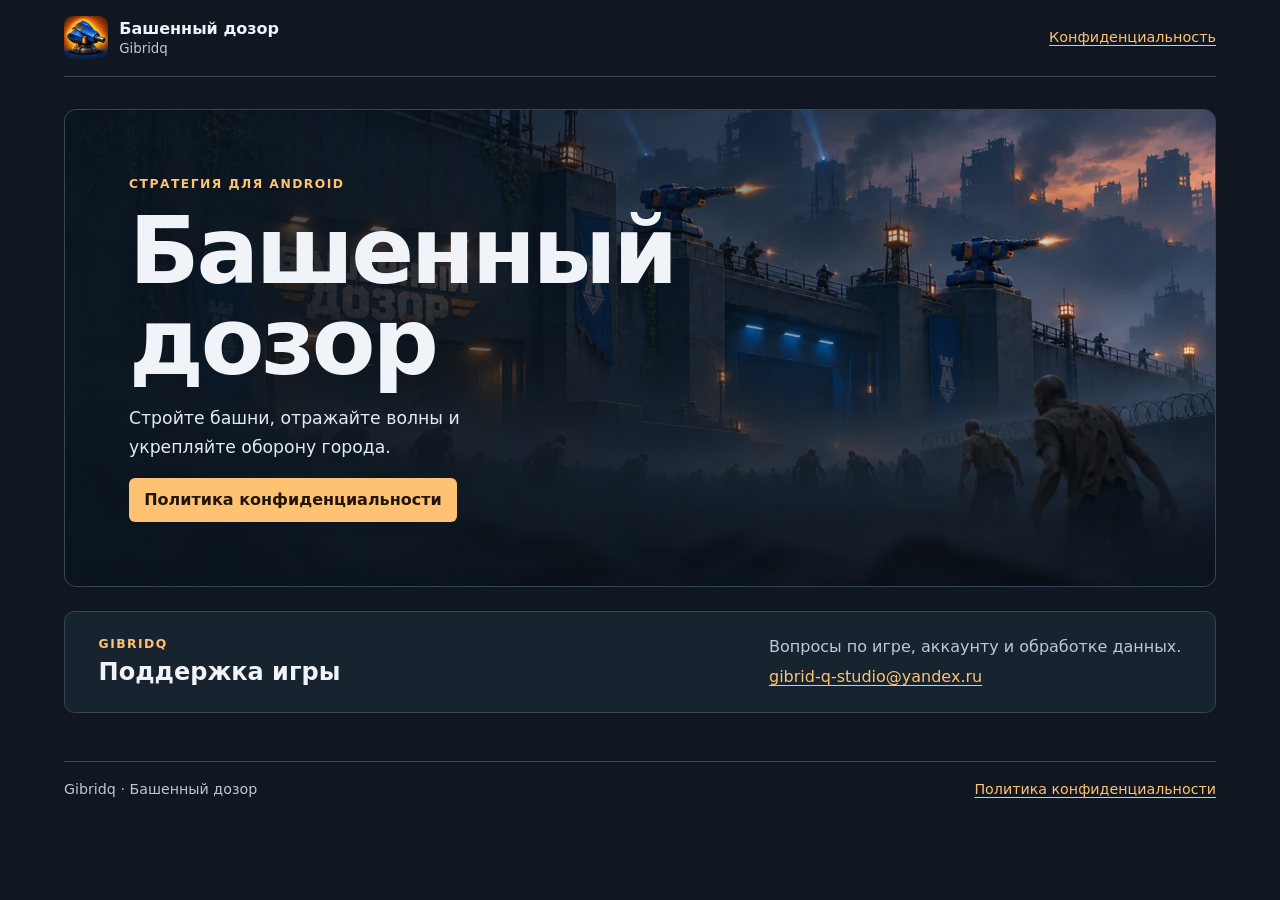
<file: index.html>
<!doctype html>
<html lang="ru">
<head>
  <meta charset="utf-8">
  <meta name="viewport" content="width=device-width, initial-scale=1">
  <meta name="description" content="Башенный дозор от Gibridq. Поддержка и политика конфиденциальности игры.">
  <title>Башенный дозор · Gibridq</title>
  <link rel="icon" href="assets/icon.png" type="image/png">
  <link rel="stylesheet" href="style.css">
</head>
<body>
  <a class="skip-link" href="#main">К содержанию</a>
  <header class="site-header wrap">
    <a class="brand" href="index.html" aria-current="page">
      <img src="assets/icon.png" width="44" height="44" alt="">
      <span>Башенный дозор <small>Gibridq</small></span>
    </a>
    <nav aria-label="Основная навигация">
      <a href="privacy-ru.html">Конфиденциальность</a>
    </nav>
  </header>
  <main id="main" class="wrap landing">
    <section class="hero" aria-labelledby="title">
      <div class="hero-content">
        <p class="eyebrow">Стратегия для Android</p>
        <h1 id="title">Башенный<br>дозор</h1>
        <p>Стройте башни, отражайте волны и укрепляйте оборону города.</p>
        <a class="button" href="privacy-ru.html">Политика конфиденциальности</a>
      </div>
    </section>
    <section class="support" aria-labelledby="support">
      <div>
        <p class="eyebrow">Gibridq</p>
        <h2 id="support">Поддержка игры</h2>
      </div>
      <div>
        <p>Вопросы по игре, аккаунту и обработке данных.</p>
        <a href="mailto:gibrid-q-studio@yandex.ru">gibrid-q-studio@yandex.ru</a>
      </div>
    </section>
  </main>
  <footer class="site-footer wrap">
    <span>Gibridq · Башенный дозор</span>
    <a href="privacy-ru.html">Политика конфиденциальности</a>
  </footer>
</body>
</html>
</file>
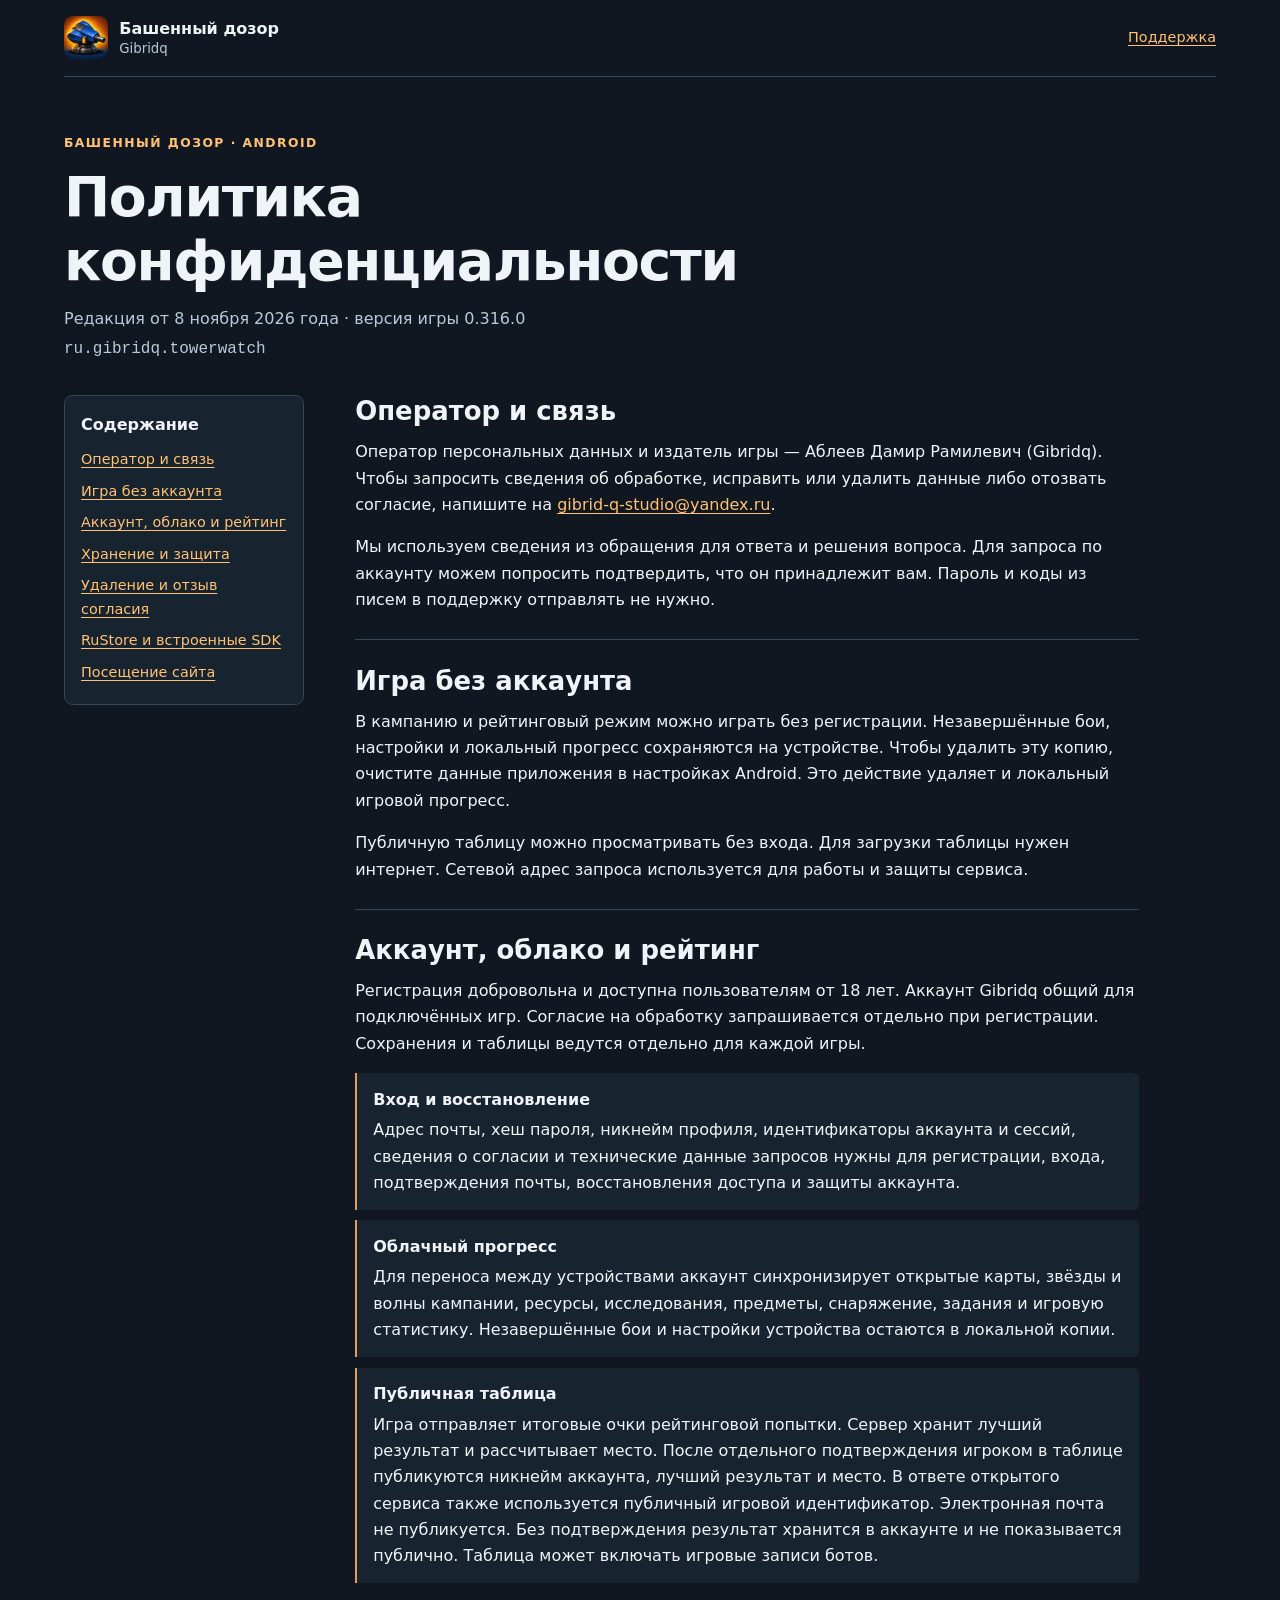
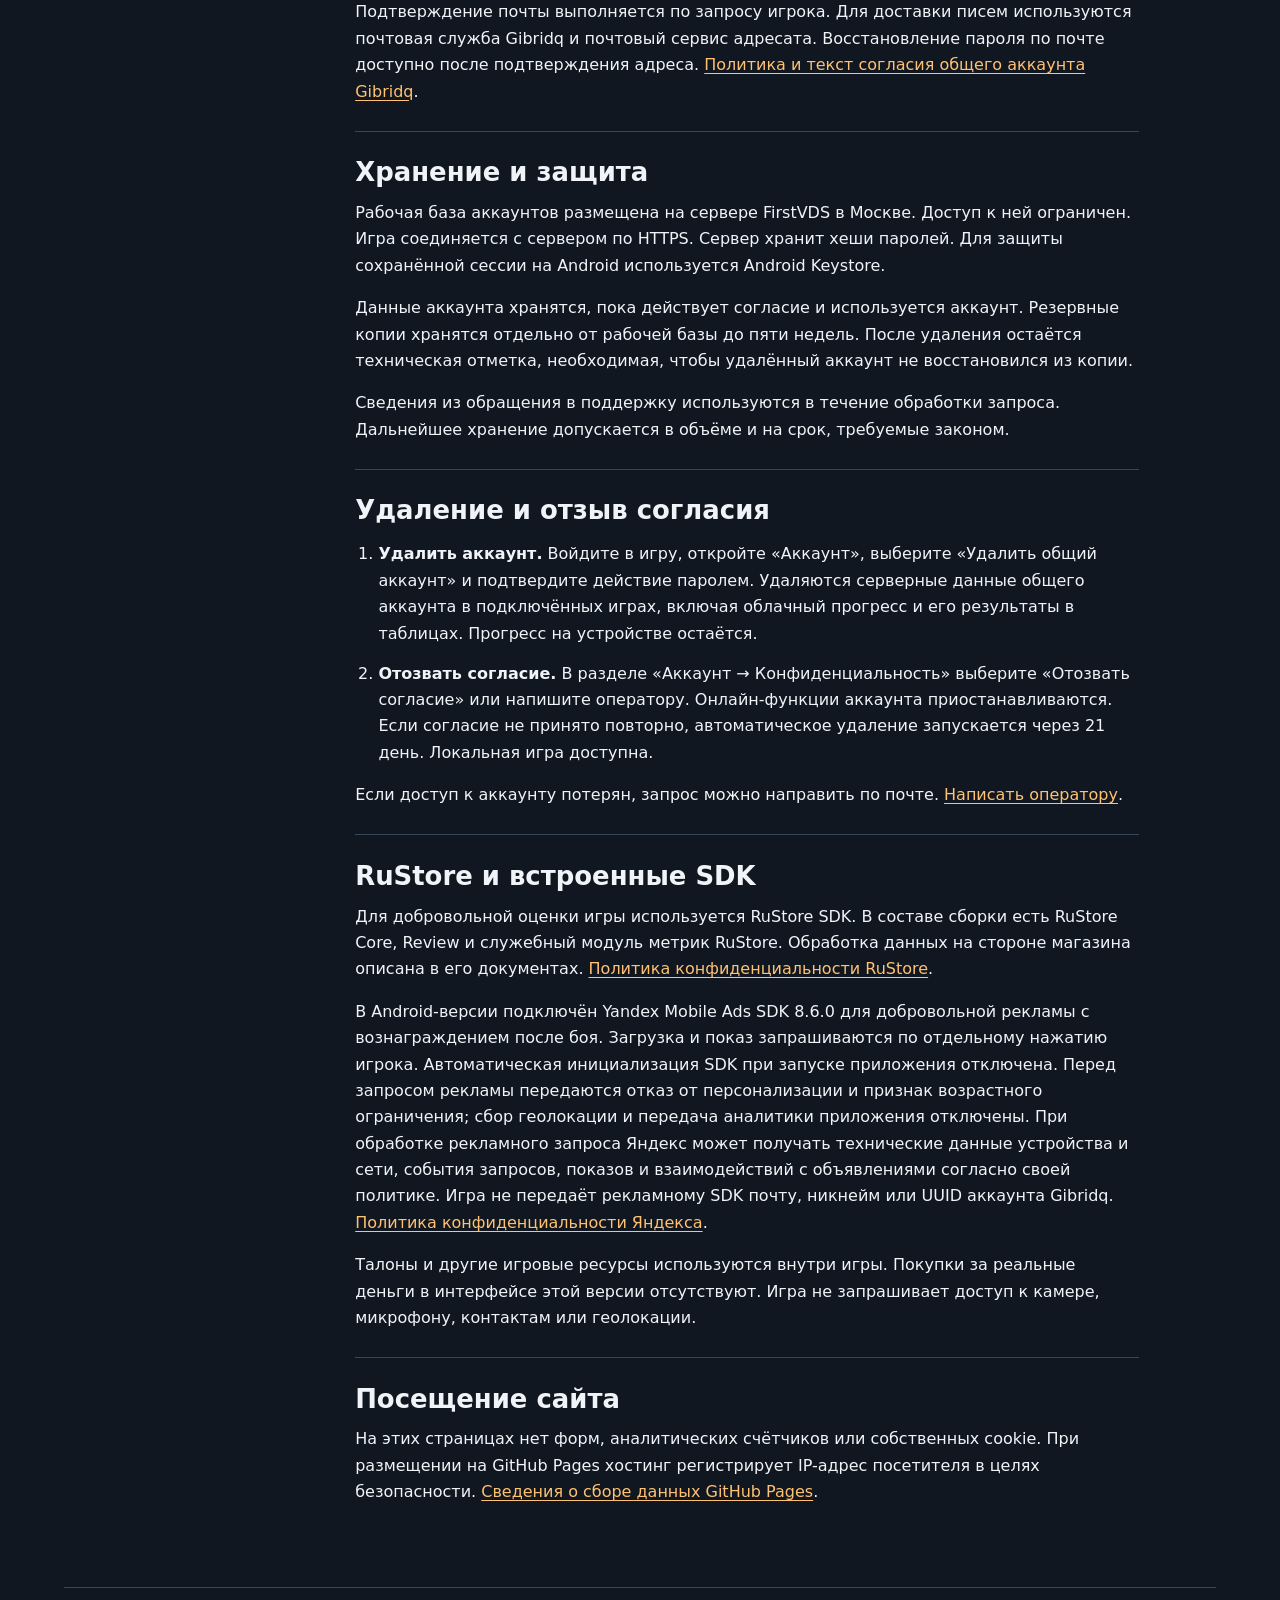
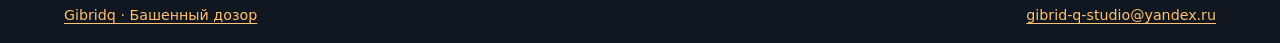
<file: privacy-ru.html>
<!doctype html>
<html lang="ru">
<head>
  <meta charset="utf-8">
  <meta name="viewport" content="width=device-width, initial-scale=1">
  <meta name="description" content="Какие данные обрабатывает Башенный дозор, для чего они нужны и как удалить общий аккаунт Gibridq.">
  <title>Политика конфиденциальности · Башенный дозор</title>
  <link rel="icon" href="assets/icon.png" type="image/png">
  <link rel="stylesheet" href="style.css">
</head>
<body>
  <a class="skip-link" href="#main">К содержанию</a>
  <header class="site-header wrap">
    <a class="brand" href="index.html">
      <img src="assets/icon.png" width="44" height="44" alt="">
      <span>Башенный дозор <small>Gibridq</small></span>
    </a>
    <nav aria-label="Основная навигация">
      <a href="index.html#support">Поддержка</a>
    </nav>
  </header>
  <main id="main" class="wrap policy">
    <header class="policy-heading">
      <p class="eyebrow">Башенный дозор · Android</p>
      <h1>Политика конфиденциальности</h1>
      <p class="edition">Редакция от <time datetime="2026-11-08">8 ноября 2026 года</time> · версия игры 0.316.0</p>
      <p class="edition"><code>ru.gibridq.towerwatch</code></p>
    </header>

    <div class="policy-layout">
      <nav class="contents" aria-label="Содержание политики">
        <p>Содержание</p>
        <ul>
          <li><a href="#operator">Оператор и связь</a></li>
          <li><a href="#offline">Игра без аккаунта</a></li>
          <li><a href="#online">Аккаунт, облако и рейтинг</a></li>
          <li><a href="#security">Хранение и защита</a></li>
          <li><a href="#delete">Удаление и отзыв согласия</a></li>
          <li><a href="#sdk">RuStore и встроенные SDK</a></li>
          <li><a href="#site">Посещение сайта</a></li>
        </ul>
      </nav>

      <article class="policy-text" aria-label="Политика обработки данных">
        <section id="operator">
          <h2>Оператор и связь</h2>
          <p>Оператор персональных данных и издатель игры — Аблеев Дамир Рамилевич (Gibridq). Чтобы запросить сведения об обработке, исправить или удалить данные либо отозвать согласие, напишите на <a href="mailto:gibrid-q-studio@yandex.ru">gibrid-q-studio@yandex.ru</a>.</p>
          <p>Мы используем сведения из обращения для ответа и решения вопроса. Для запроса по аккаунту можем попросить подтвердить, что он принадлежит вам. Пароль и коды из писем в поддержку отправлять не нужно.</p>
        </section>

        <section id="offline">
          <h2>Игра без аккаунта</h2>
          <p>В кампанию и рейтинговый режим можно играть без регистрации. Незавершённые бои, настройки и локальный прогресс сохраняются на устройстве. Чтобы удалить эту копию, очистите данные приложения в настройках Android. Это действие удаляет и локальный игровой прогресс.</p>
          <p>Публичную таблицу можно просматривать без входа. Для загрузки таблицы нужен интернет. Сетевой адрес запроса используется для работы и защиты сервиса.</p>
        </section>

        <section id="online">
          <h2>Аккаунт, облако и рейтинг</h2>
          <p>Регистрация добровольна и доступна пользователям от 18 лет. Аккаунт Gibridq общий для подключённых игр. Согласие на обработку запрашивается отдельно при регистрации. Сохранения и таблицы ведутся отдельно для каждой игры.</p>
          <dl class="data-list">
            <div>
              <dt>Вход и восстановление</dt>
              <dd>Адрес почты, хеш пароля, никнейм профиля, идентификаторы аккаунта и сессий, сведения о согласии и технические данные запросов нужны для регистрации, входа, подтверждения почты, восстановления доступа и защиты аккаунта.</dd>
            </div>
            <div>
              <dt>Облачный прогресс</dt>
              <dd>Для переноса между устройствами аккаунт синхронизирует открытые карты, звёзды и волны кампании, ресурсы, исследования, предметы, снаряжение, задания и игровую статистику. Незавершённые бои и настройки устройства остаются в локальной копии.</dd>
            </div>
            <div>
              <dt>Публичная таблица</dt>
              <dd>Игра отправляет итоговые очки рейтинговой попытки. Сервер хранит лучший результат и рассчитывает место. После отдельного подтверждения игроком в таблице публикуются никнейм аккаунта, лучший результат и место. В ответе открытого сервиса также используется публичный игровой идентификатор. Электронная почта не публикуется. Без подтверждения результат хранится в аккаунте и не показывается публично. Таблица может включать игровые записи ботов.</dd>
            </div>
          </dl>
          <p>Подтверждение почты выполняется по запросу игрока. Для доставки писем используются почтовая служба Gibridq и почтовый сервис адресата. Восстановление пароля по почте доступно после подтверждения адреса. <a href="https://api.gibridq-studio.ru/privacy/accounts">Политика и текст согласия общего аккаунта Gibridq</a>.</p>
        </section>

        <section id="security">
          <h2>Хранение и защита</h2>
          <p>Рабочая база аккаунтов размещена на сервере FirstVDS в Москве. Доступ к ней ограничен. Игра соединяется с сервером по HTTPS. Сервер хранит хеши паролей. Для защиты сохранённой сессии на Android используется Android Keystore.</p>
          <p>Данные аккаунта хранятся, пока действует согласие и используется аккаунт. Резервные копии хранятся отдельно от рабочей базы до пяти недель. После удаления остаётся техническая отметка, необходимая, чтобы удалённый аккаунт не восстановился из копии.</p>
          <p>Сведения из обращения в поддержку используются в течение обработки запроса. Дальнейшее хранение допускается в объёме и на срок, требуемые законом.</p>
        </section>

        <section id="delete">
          <h2>Удаление и отзыв согласия</h2>
          <ol class="actions">
            <li><strong>Удалить аккаунт.</strong> Войдите в игру, откройте «Аккаунт», выберите «Удалить общий аккаунт» и подтвердите действие паролем. Удаляются серверные данные общего аккаунта в подключённых играх, включая облачный прогресс и его результаты в таблицах. Прогресс на устройстве остаётся.</li>
            <li><strong>Отозвать согласие.</strong> В разделе «Аккаунт → Конфиденциальность» выберите «Отозвать согласие» или напишите оператору. Онлайн-функции аккаунта приостанавливаются. Если согласие не принято повторно, автоматическое удаление запускается через 21 день. Локальная игра доступна.</li>
          </ol>
          <p>Если доступ к аккаунту потерян, запрос можно направить по почте. <a href="mailto:gibrid-q-studio@yandex.ru">Написать оператору</a>.</p>
        </section>

        <section id="sdk">
          <h2>RuStore и встроенные SDK</h2>
          <p>Для добровольной оценки игры используется RuStore SDK. В составе сборки есть RuStore Core, Review и служебный модуль метрик RuStore. Обработка данных на стороне магазина описана в его документах. <a href="https://www.rustore.ru/help/legal/privacy-policy-users">Политика конфиденциальности RuStore</a>.</p>
          <p>В Android-версии подключён Yandex Mobile Ads SDK 8.6.0 для добровольной рекламы с вознаграждением после боя. Загрузка и показ запрашиваются по отдельному нажатию игрока. Автоматическая инициализация SDK при запуске приложения отключена. Перед запросом рекламы передаются отказ от персонализации и признак возрастного ограничения; сбор геолокации и передача аналитики приложения отключены. При обработке рекламного запроса Яндекс может получать технические данные устройства и сети, события запросов, показов и взаимодействий с объявлениями согласно своей политике. Игра не передаёт рекламному SDK почту, никнейм или UUID аккаунта Gibridq. <a href="https://yandex.ru/legal/confidential/">Политика конфиденциальности Яндекса</a>.</p>
          <p>Талоны и другие игровые ресурсы используются внутри игры. Покупки за реальные деньги в интерфейсе этой версии отсутствуют. Игра не запрашивает доступ к камере, микрофону, контактам или геолокации.</p>
        </section>

        <section id="site">
          <h2>Посещение сайта</h2>
          <p>На этих страницах нет форм, аналитических счётчиков или собственных cookie. При размещении на GitHub Pages хостинг регистрирует IP-адрес посетителя в целях безопасности. <a href="https://docs.github.com/en/pages/getting-started-with-github-pages/what-is-github-pages#data-collection">Сведения о сборе данных GitHub Pages</a>.</p>
        </section>
      </article>
    </div>
  </main>
  <footer class="site-footer wrap">
    <a href="index.html">Gibridq · Башенный дозор</a>
    <a href="mailto:gibrid-q-studio@yandex.ru">gibrid-q-studio@yandex.ru</a>
  </footer>
</body>
</html>
</file>
<file: style.css>
:root {
  color-scheme: dark;
  --background: #101720;
  --panel: #17232f;
  --line: #354657;
  --text: #f0f4f8;
  --muted: #bac9d8;
  --accent: #ffc172;
  --accent-bright: #ffd8a1;
}

*, *::before, *::after { box-sizing: border-box; }
body {
  margin: 0;
  background: var(--background);
  color: var(--text);
  font: 1rem/1.65 system-ui, "Segoe UI", sans-serif;
}
a { color: var(--accent); text-underline-offset: .21em; overflow-wrap: anywhere; }
a:hover { color: var(--accent-bright); }
a:focus-visible { outline: 2px solid var(--accent-bright); outline-offset: 5px; }
h1, h2, p { margin-top: 0; }
h1, h2 { line-height: 1.16; }
code { overflow-wrap: anywhere; }
.wrap { width: min(calc(100% - 3rem), 72rem); margin-inline: auto; }
.skip-link { position: absolute; top: -5rem; left: 1rem; padding: .65rem 1rem; background: var(--panel); }
.skip-link:focus { top: .5rem; z-index: 1; }

.site-header, .site-footer {
  display: flex;
  align-items: center;
  justify-content: space-between;
  flex-wrap: wrap;
  gap: .8rem 1.25rem;
  padding-block: 1rem;
}
.site-header { border-bottom: 1px solid var(--line); }
.site-header nav { font-size: .9rem; }
.brand {
  display: inline-flex;
  gap: .7rem;
  align-items: center;
  color: var(--text);
  font-weight: 750;
  line-height: 1.22;
  text-decoration: none;
}
.brand img { display: block; border-radius: .55rem; }
.brand small { display: block; margin-top: .16rem; color: var(--muted); font-weight: 500; }
.site-footer { border-top: 1px solid var(--line); color: var(--muted); font-size: .89rem; }
.eyebrow {
  margin-bottom: .75rem;
  color: var(--accent);
  font-size: .77rem;
  font-weight: 750;
  letter-spacing: .12em;
  text-transform: uppercase;
}

.landing { padding-block: 2rem 3rem; }
.hero {
  display: grid;
  align-items: end;
  min-height: 29rem;
  padding: clamp(1.25rem, 5vw, 4rem);
  background: linear-gradient(90deg, #0b151fec 0%, #0b151f93 45%, #0b151f08 100%),
              url("assets/fortress.webp") 53% center / cover no-repeat, var(--panel);
  border: 1px solid var(--line);
  border-radius: .75rem;
}
.hero-content { max-width: 34rem; }
.hero h1 { margin-bottom: 1rem; font-size: clamp(2.8rem, 8vw, 5.8rem); line-height: .98; letter-spacing: -.035em; }
.hero-content > p:not(.eyebrow) { max-width: 25rem; color: #e3eaf2; font-size: 1.08rem; }
.button {
  display: inline-flex;
  align-items: center;
  min-height: 2.75rem;
  padding: .6rem .95rem;
  background: var(--accent);
  color: #211507;
  border-radius: .38rem;
  font-weight: 720;
  line-height: 1.3;
  text-decoration: none;
}
.button:hover { background: var(--accent-bright); color: #211507; }
.support {
  display: flex;
  flex-wrap: wrap;
  justify-content: space-between;
  align-items: center;
  gap: 1rem 2rem;
  margin-top: 1.5rem;
  padding: 1.35rem clamp(1.1rem, 4vw, 2.1rem);
  background: var(--panel);
  border: 1px solid var(--line);
  border-radius: .65rem;
}
.support h2, .support p { margin-bottom: .25rem; }
.support p:not(.eyebrow) { color: var(--muted); }

.policy { padding-block: clamp(1.6rem, 5vw, 3.5rem); }
.policy-heading { margin-bottom: 2rem; }
.policy-heading h1 {
  max-width: 55rem;
  margin-bottom: .8rem;
  font-size: clamp(1.7rem, 5.5vw, 3.45rem);
  letter-spacing: -.025em;
}
.edition { margin-bottom: .18rem; color: var(--muted); }
.policy-layout { display: grid; grid-template-columns: 15rem minmax(0, 1fr); gap: clamp(1rem, 4vw, 3.25rem); align-items: start; }
.contents { position: sticky; top: 1rem; padding: 1rem; background: var(--panel); border: 1px solid var(--line); border-radius: .55rem; }
.contents p { margin-bottom: .4rem; font-weight: 750; }
.contents ul { list-style: none; margin: 0; padding: 0; }
.contents a { display: block; padding-block: .24rem; font-size: .9rem; }
.policy-text { max-width: 49rem; }
.policy-text section { scroll-margin-top: 1.25rem; padding-block: 1.6rem; border-top: 1px solid var(--line); }
.policy-text section:first-child { padding-top: .1rem; border-top: 0; }
.policy-text h2 { margin-bottom: .8rem; font-size: clamp(1.25rem, 3vw, 1.62rem); }
.policy-text section > :last-child { margin-bottom: 0; }
.data-list { display: grid; gap: .65rem; margin-block: 1rem; }
.data-list div { padding: .85rem 1rem; border-left: 2px solid #e1a05a; border-radius: 0 .35rem .35rem 0; background: var(--panel); }
.data-list dt { font-weight: 750; margin-bottom: .25rem; }
.data-list dd { margin: 0; }
.actions { padding-left: 1.45rem; }
.actions li + li { margin-top: .85rem; }

@media (max-width: 760px) {
  .wrap { width: min(calc(100% - 2rem), 72rem); }
  .policy-layout { grid-template-columns: minmax(0, 1fr); }
  .contents { position: static; margin-bottom: .65rem; }
  .hero { min-height: 25rem; background-position: 60% center; }
  .landing { padding-top: 1rem; }
}
@media (max-width: 400px) {
  .site-header { gap: .55rem .85rem; }
  .site-header nav { font-size: .82rem; }
  .hero { min-height: 23rem; }
}
@media print {
  :root { color-scheme: light; }
  body, .data-list div { background: white; color: black; }
  a, .eyebrow, .edition { color: black; }
  .site-header, .site-footer, .contents, .skip-link { display: none; }
  .wrap { width: 100%; }
  .policy-layout { display: block; }
  .policy-text { max-width: none; }
  .policy-text h2 { break-after: avoid; }
}
</file>
